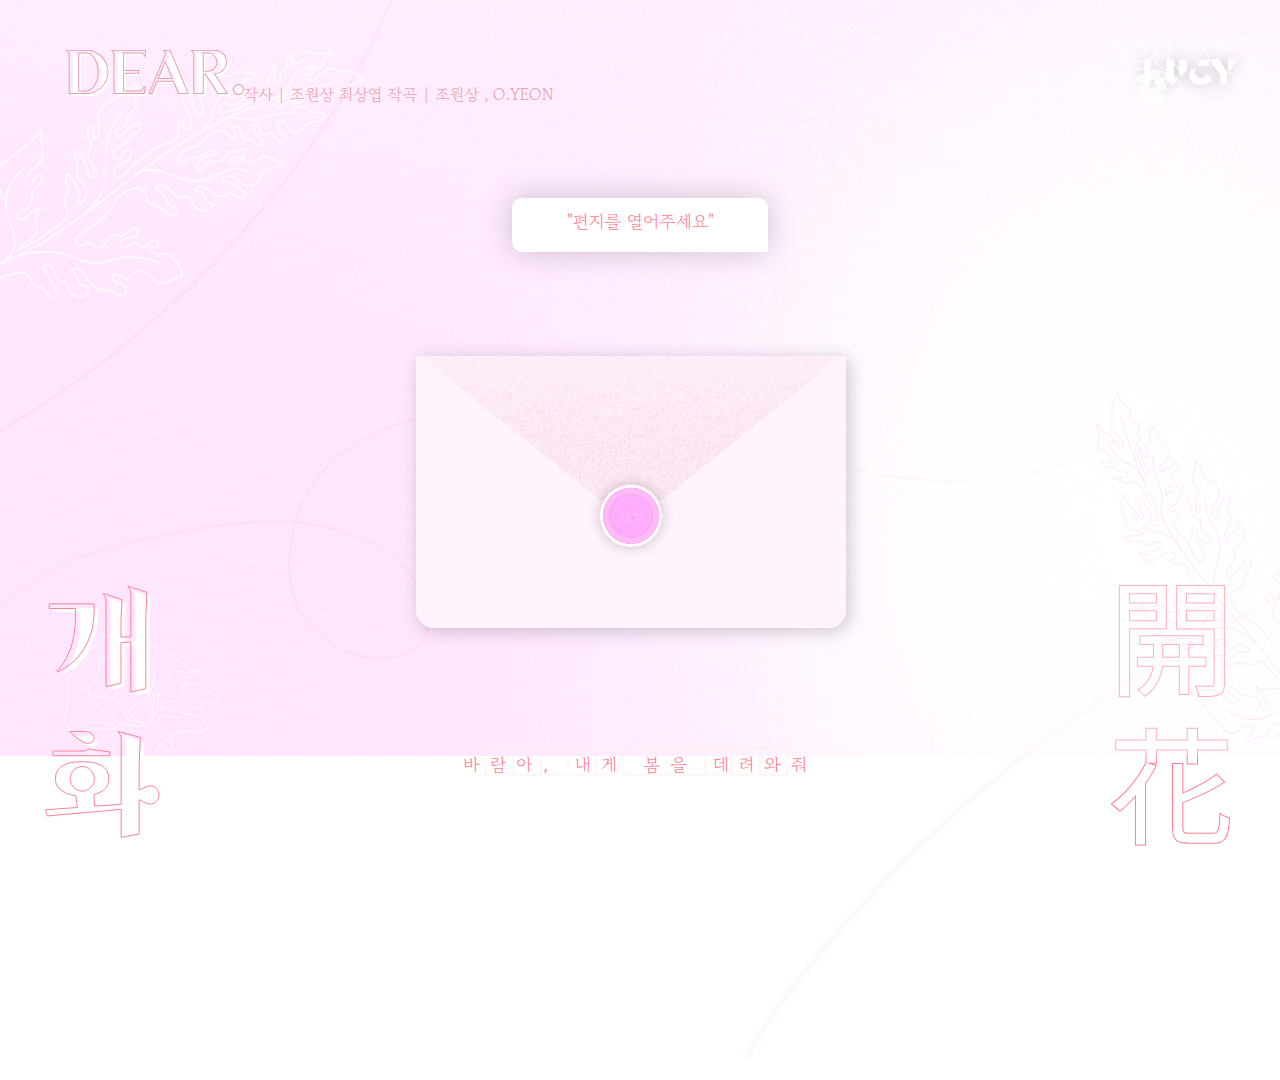
<file: lucy_project/index.html>
<html>
  <head>
    <!-- JQuery Load -->
    <script
      src="https://code.jquery.com/jquery-3.7.1.js"
      integrity="sha256-eKhayi8LEQwp4NKxN+CfCh+3qOVUtJn3QNZ0TciWLP4="
      crossorigin="anonymous"
    ></script>

    <!-- CSS Load -->
    <link rel="stylesheet" href="css/reset.css" />
    <link rel="stylesheet" href="css/style.css" />

    <link rel="preconnect" href="https://fonts.googleapis.com" />
    <link rel="preconnect" href="https://fonts.gstatic.com" crossorigin />
    <link rel="preconnect" href="https://fonts.googleapis.com" />
    <link rel="preconnect" href="https://fonts.gstatic.com" crossorigin />
    <link
      href="https://fonts.googleapis.com/css2?family=Gowun+Batang&family=Song+Myung&display=swap"
      rel="stylesheet"
    />

    <!-- script.js Load -->
    <script src="js/script.js"></script>
  </head>
  <body>
    <div class="container">
      <img class="album_name" src="./img/album_name.svg" alt="" />
      <img class="song_name_kr" src="./img/gaehwa_kr.svg" />
      <img class="song_name_en" src="./img/gaehwa_eng.svg" />
      <div class="name">작사 | 조원상 최상엽 작곡 | 조원상 , O.YEON </div>
      <img class="logo" src="./img/lucy_logo.svg" alt="루시로고이미지" />
      <div class="background">
        <img class="line" src="img/Vector 1.svg" />
        <img class="line2" src="img/Vector 2.svg" />
        <img class="line3" src="img/Vector 3.svg" />

        <img class="flower1" src="./img/top_left_flower.png" />
        <img class="flower2" src="./img/top_right_flower.svg" />
        <img class="flower3" src="./img/bottom_right_flower.svg" />
        <img class="flower4" src="./img/bottom_left_flower.svg" />

        <img class="bg_Gradient" src="img/bg_Gradient.png" />
      </div>
      <div class="main_contents">
        <div class="message_box">"편지를 열어주세요"</div>
        <div onclick="location.href='blue.html'">
          <img class="message" src="img/message_img.svg" alt="로딩실패" />
        </div>
      </div>
      <div class="lyrics">바람아, 내게 봄을 데려와줘</div>
      <img class="letter_img" src="img/letter_img.svg" alt="로딩실패" />
    </div>
  </body>
</html>
</file>
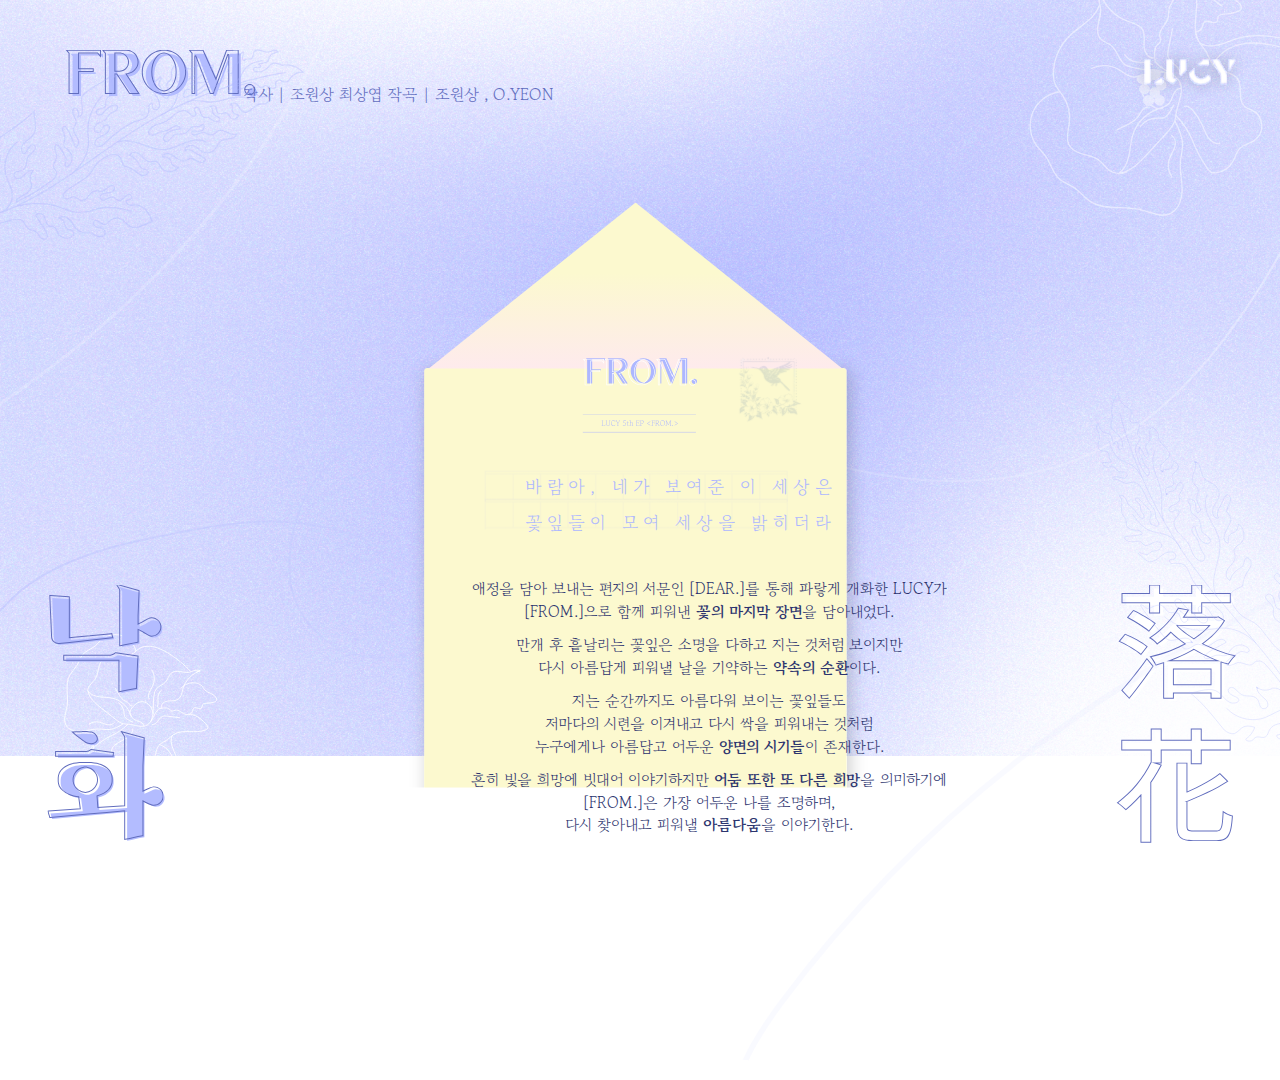
<file: lucy_project/blue.html>
<html>
  <head>
    <!-- JQuery Load -->
    <script
      src="https://code.jquery.com/jquery-3.7.1.js"
      integrity="sha256-eKhayi8LEQwp4NKxN+CfCh+3qOVUtJn3QNZ0TciWLP4="
      crossorigin="anonymous"
    ></script>

    <!-- CSS Load -->
    <link rel="stylesheet" href="css/reset.css" />
    <link rel="stylesheet" href="css/style2.css" />

    <link rel="preconnect" href="https://fonts.googleapis.com" />
    <link rel="preconnect" href="https://fonts.gstatic.com" crossorigin />
    <link rel="preconnect" href="https://fonts.googleapis.com" />
    <link rel="preconnect" href="https://fonts.gstatic.com" crossorigin />
    <link
      href="https://fonts.googleapis.com/css2?family=Gowun+Batang&family=Song+Myung&display=swap"
      rel="stylesheet"
    />

    <!-- script.js Load -->
    <script src="js/script.js"></script>
  </head>
  <body>
    <div class="container">
      <img class="album_name" src="./img/album_name_b.svg" alt="" />
      <img class="song_name_kr" src="./img/nakhwa_kr.svg" />
      <img class="song_name_en" src="./img/nakhwa_en.svg" />
      <div class="name">작사 | 조원상 최상엽 작곡 | 조원상 , O.YEON </div>
      <img class="logo" src="./img/lucy_logo.svg" alt="루시로고이미지" />
      <div class="background">
        <img class="line" src="img/line_b_2.svg" />
        <img class="line2" src="img/line_b_3.svg" />
        <img class="line3" src="img/line_b_1.svg" />

        <img class="flower1" src="./img/top_left_flower_b.png" />
        <img class="flower2" src="./img/top_right_flower_b.svg" />
        <img class="flower3" src="./img/bottom_right_flower_b.svg" />
        <img class="flower4" src="./img/bottom_left_flower.svg" />

        <img class="bg_Gradient" src="img/bg_Gradient_b.png" />
      </div>
      <div class="main_contents">
        <div>
          <div class="text">
            바람아, 네가 보여준 이 세상은 <br />
            꽃잎들이 모여 세상을 밝히더라
          </div>
          <div onclick="location.href='index.html'">
            <img class="letter" src="img/letter_img_b.svg" />
            <img class="sticker" src="./img/message_sticker.svg" />
            <img class="album_name_2" src="./img/album_name_b_1.svg" />
            <img class="message" src="img/message_img_b.svg" alt="로딩실패" />
            <img class="album_name_s" src="./img/album_name_s.svg" />
          </div>

          <div class="text_box_a">
            <div class="text_box">
              애정을 담아 보내는 편지의 서문인 [DEAR.]를 통해 파랗게 개화한
              LUCY가
              <br />[FROM.]으로 함께 피워낸 <b>꽃의 마지막 장면</b>을
              담아내었다.
            </div>
            <div class="text_box">
              만개 후 흩날리는 꽃잎은 소명을 다하고 지는 것처럼 보이지만
              <br />다시 아름답게 피워낼 날을 기약하는 <b>약속의 순환</b>이다.
            </div>
            <div class="text_box">
              지는 순간까지도 아름다워 보이는 꽃잎들도
              <br />저마다의 시련을 이겨내고 다시 싹을 피워내는 것처럼
              <br />누구에게나 아름답고 어두운 <b>양면의 시기들</b>이 존재한다.
            </div>
            <div class="text_box">
              흔히 빛을 희망에 빗대어 이야기하지만
              <b>어둠 또한 또 다른 희망</b>을 의미하기에 <br />[FROM.]은 가장
              어두운 나를 조명하며, <br />다시 찾아내고 피워낼 <b>아름다움</b>을
              이야기한다.
            </div>
          </div>
        </div>
      </div>
    </div>
  </body>
</html>
</file>
<file: lucy_project/css/style.css>
html,
body {
  width: 100%;
  height: 100%;
  margin: 0;
  padding: 0;
  overflow: hidden; /* 넘침을 숨기기 */
}

.container {
  width: 1920px;
  height: 1080px;
  margin: 0 auto; /* 화면 가운데 정렬 */
  overflow: auto; /* 넘칠 경우 스크롤 생성 */
  background-color: rgb(255, 255, 255); /* 예시 배경색 */
}

/*로고*/
.logo {
  position: absolute;

  width: 10%;
  height: 10%;
  top: 3%;
  right: 2%;
  z-index: 2;
}

/*배경 그라디언트*/

.bg_Gradient {
  width: 80%;
  height: 70%;
  opacity: 80%;
}

/*편지관련요소*/

.message {
  width: 38%;
  height: 38%;

  position: absolute;
  top: 55%;
  left: 50%;
  transform: translate(-50%, -50%);
  max-width: 100%;
  height: auto;
}

.message_box {
  width: 20%;
  height: 6%;
  background-color: white;

  font-size: 2vh;
  font-family: "Gowun Batang", serif;

  border-radius: 10px 10px 0px 10px;
  box-shadow: 0px 0px 30px rgba(0, 0, 0, 0.2); /* 기본 그림자 */
  position: absolute;
  top: 25%;
  left: 50%;
  transform: translate(-50%, -50%);

  text-align: center;
  padding-top: 14px;
  color: #ff7c90;
}
.letter_img {
  width: 25%;
  height: 8%;

  position: absolute;
  top: 84%;
  left: 49.5%;
  transform: translate(-50%, -50%);
}
.lyrics {
  font-size: 2vh;
  font-family: "Gowun Batang", serif;
  color: #ff7c90;
  letter-spacing: 10px;

  position: absolute;
  top: 84.9%;
  left: 50%;
  transform: translate(-50%, -50%);

  z-index: 1;
}

/*배경요소*/

.line {
  position: absolute;

  width: 100%;
  height: 100%;
  opacity: 35%;
}
.line2 {
  position: absolute;

  width: 100%;
  height: 100%;
  opacity: 35%;

  top: 30%;
  left: 60%;
  transform: rotate(10deg);
}
.line3 {
  position: absolute;

  width: 60%;
  height: 60%;
  opacity: 50%;

  top: 0%;
  left: -20%;
}

.flower1 {
  position: absolute;
  width: 30%;
  height: 30%;
  opacity: 100%;
  top: 5%;
  z-index: 5;
}
.flower2 {
  position: absolute;

  width: 25%;

  opacity: 80%;
  right: -5%;

  z-index: 5;
}
.flower3 {
  position: absolute;

  width: 15%;

  opacity: 90%;

  right: 0%;
  top: 40%;

  z-index: 5;
}
.flower4 {
  position: absolute;

  width: 20%;

  opacity: 100%;

  left: 5%;
  bottom: 0%;

  z-index: 5;
}
.album_name {
  position: absolute;
  color: #ffe8fe;
  font-size: 8vh;
  font-family: "Song Myung", serif;

  left: 5%;
  top: 5.5%;

  z-index: 7;
}
.name {
  position: absolute;
  color: #e8a0ab;
  font-size: 1.8vh;
  font-family: "Gowun Batang", serif;

  left: 19%;
  top: 9.5%;

  z-index: 7;
}
.song_name_kr {
  position: absolute;
  width: 30%;
  height: 30%;
  left: -7%;
  bottom: 5%;

  z-index: 7;
}
.song_name_en {
  position: absolute;
  width: 30%;
  height: 30%;
  right: -7%;
  bottom: 5%;
}
</file>
<file: lucy_project/css/style2.css>
html,
body {
  width: 100%;
  height: 100%;
  margin: 0;
  padding: 0;
  overflow: hidden; /* 넘침을 숨기기 */
}

.container {
  width: 1920px;
  height: 1080px;
  margin: 0 auto; /* 화면 가운데 정렬 */
  overflow: auto; /* 넘칠 경우 스크롤 생성 */
  background-color: rgb(255, 255, 255); /* 예시 배경색 */
}

/*배경 그라디언트*/

.bg_Gradient {
  width: 80%;
  height: 70%;
}
/*편지관련요소*/

.message {
  width: 38%;
  height: 38%;

  position: absolute;
  top: 55%;
  left: 50%;
  transform: translate(-50%, -50%);
  max-width: 100%;
  height: auto;
}

.letter {
  width: 25%;
  height: 25%;

  position: absolute;
  top: 55%;
  left: 49.5%;
  transform: translate(-50%, -50%);
  max-width: 100%;
  height: auto;
  z-index: 3;
}
.sticker {
  width: 8%;
  height: 8%;

  position: absolute;
  top: 43%;
  left: 60%;
  transform: translate(-50%, -50%);

  max-width: 100%;
  height: auto;

  opacity: 15%;

  z-index: 3;
}
/*배경요소*/

.line {
  position: absolute;

  width: 100%;
  height: 100%;
  opacity: 35%;
}
.line2 {
  position: absolute;

  width: 100%;
  height: 100%;
  opacity: 35%;

  top: 30%;
  left: 60%;
  transform: rotate(10deg);
}
.line3 {
  position: absolute;

  width: 60%;
  height: 60%;
  opacity: 50%;

  top: 0%;
  left: -20%;
}

.flower1 {
  position: absolute;
  width: 25%;
  opacity: 70%;
  top: 5%;
}
.flower2 {
  position: absolute;

  width: 25%;

  opacity: 50%;
  right: -5%;
}
.flower3 {
  position: absolute;

  width: 15%;

  opacity: 70%;

  right: 0%;
  top: 40%;
}
.flower4 {
  position: absolute;

  width: 20%;

  opacity: 100%;

  left: 5%;
  bottom: 0%;
}
.album_name {
  position: absolute;

  left: 5%;
  top: 5.5%;
}
.album_name_2 {
  position: absolute;

  width: 10%;
  z-index: 3;
  top: 41.5%;
  left: 50.5%;
  transform: translate(-50%, -50%);
}
.album_name_s {
  position: absolute;

  width: 10%;
  z-index: 3;
  top: 47%;
  left: 50%;
  transform: translate(-50%, -50%);
}
.name {
  position: absolute;
  color: #616dbe;
  font-size: 1.8vh;
  font-family: "Gowun Batang", serif;

  left: 19%;
  top: 9.5%;
}
.song_name_kr {
  position: absolute;
  width: 30%;
  height: 30%;
  left: -7%;
  bottom: 5%;

  z-index: 1;
}
.song_name_en {
  position: absolute;
  width: 30%;
  height: 30%;
  right: -7%;
  bottom: 5%;
}

/*로고*/
.logo {
  position: absolute;

  width: 10%;
  height: 10%;
  top: 3%;
  right: 2%;

  z-index: 1;
}
.main_contents {
  z-index: 10;
}
.text {
  position: absolute;
  font-family: "Gowun Batang", serif;
  top: 52%;
  left: 41%;
  line-height: 2;
  text-align: center;
  font-size: 2vh;

  color: #adb7ff;

  letter-spacing: 5;
  z-index: 3;
}
.text_box_a {
  position: absolute;
  top: 63%;
  left: 36.8%;
}

.text_box {
  font-family: "Gowun Batang", serif;
  font-size: 1.7vh;
  text-align: center;
  color: #2c346e;
  line-height: 1.5;
  margin-top: 10px;
}
</file>
